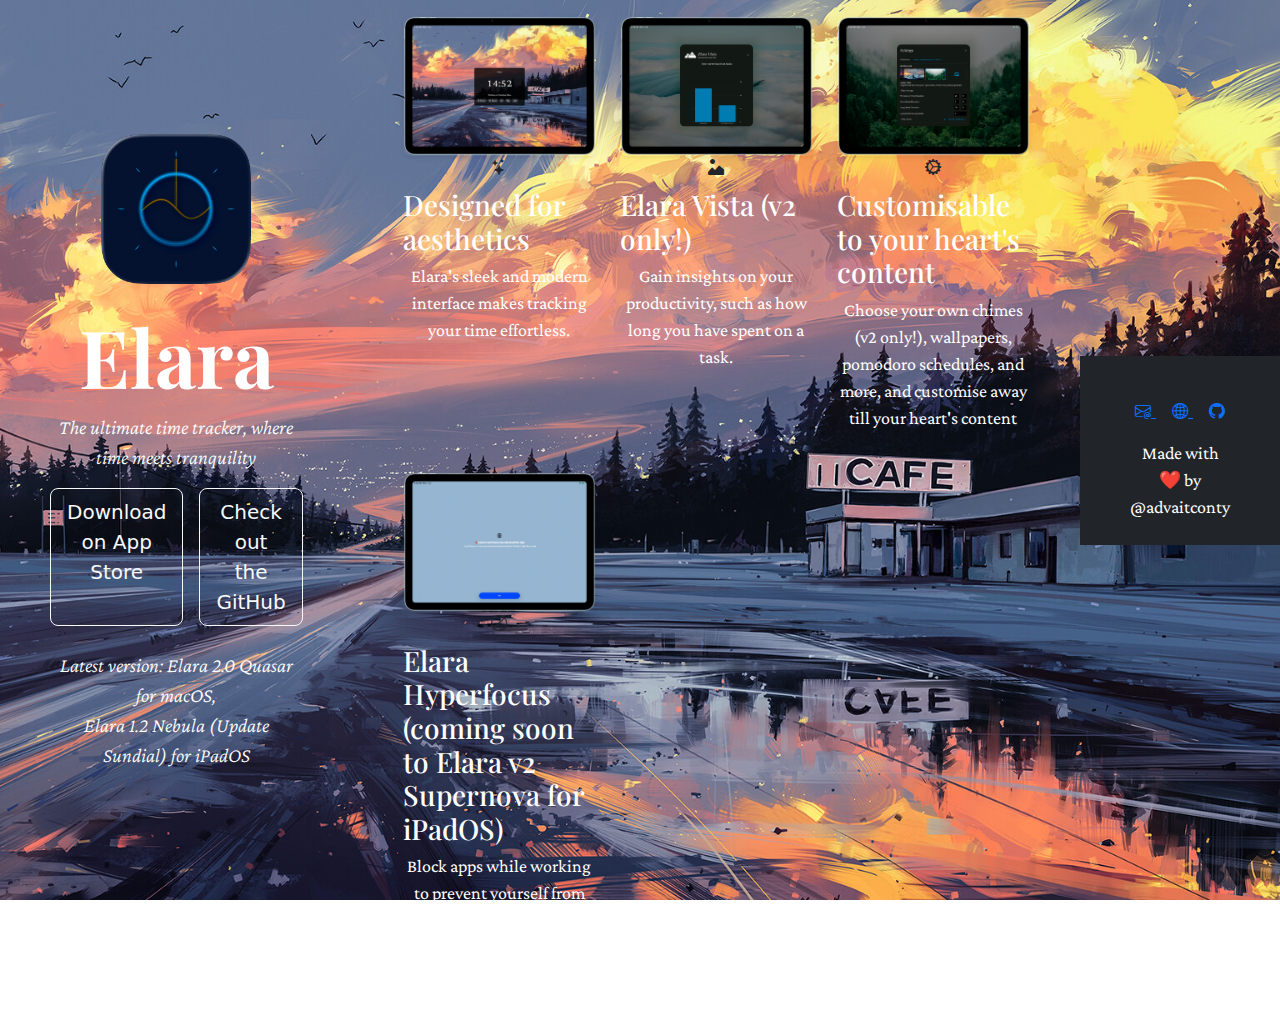
<file: Elara-Web/index.html>
<!DOCTYPE html>
<html lang="en">
<head>
    <meta charset="UTF-8">
    <meta name="viewport" content="width=device-width, initial-scale=1.0">
    <link rel="stylesheet" href="styles.css">
    <link rel="preconnect" href="https://fonts.googleapis.com">
    <link rel="preconnect" href="https://fonts.gstatic.com" crossorigin>
    <link href="https://fonts.googleapis.com/css2?family=Playfair+Display:ital,wght@0,400..900;1,400..900&display=swap" rel="stylesheet">
    <link href="https://cdn.jsdelivr.net/npm/bootstrap@5.3.3/dist/css/bootstrap.min.css" rel="stylesheet" integrity="sha384-QWTKZyjpPEjISv5WaRU9OFeRpok6YctnYmDr5pNlyT2bRjXh0JMhjY6hW+ALEwIH" crossorigin="anonymous">
    <link rel="stylesheet" href="https://cdn.jsdelivr.net/npm/bootstrap-icons@1.11.3/font/bootstrap-icons.css">
    <link href="https://fonts.googleapis.com/css2?family=Crimson+Pro:ital,wght@0,200..900;1,200..900&family=Playfair+Display:ital,wght@0,400..900;1,400..900&display=swap" rel="stylesheet">
    <title>Elara</title>
    <!-- Google tag (gtag.js) -->
<script async src="https://www.googletagmanager.com/gtag/js?id=G-86JH83Z0NK"></script>
<script>
  window.dataLayer = window.dataLayer || [];
  function gtag(){dataLayer.push(arguments);}
  gtag('js', new Date());

  gtag('config', 'G-86JH83Z0NK');
</script>
</head>
<body>
<header class="hero-section d-flex align-items-center justify-content-center text-center text-white">
  <div class="container">
    <img src="Images/Icon.png" alt="Elara App Icon" class="app-icon mb-4">
    <h1 class="display-1 fw-bold title-font">Elara</h1>
    <p class="lead fst-italic body-font">The <i>ultimate</i> time tracker, where time meets tranquility</p>
    <div class="d-flex justify-content-center gap-3 mb-4">
      <a href="https://apps.apple.com/sg/app/elara/id6745421296" class="btn btn-outline-light btn-lg body-font">Download on App Store</a>
      <a href="https://github.com/advaitconty/elara" class="btn btn-outline-light btn-lg body-font">Check out the GitHub</a>
    </div>
    <p class="lead fst-italic body-font">Latest version: Elara 2.0 Quasar for macOS,<br>Elara 1.2 Nebula (Update Sundial) for iPadOS</p>
  </div>
</header>
<section id="gallery" class="container py-5 text-center">
  <h2 class="title-font">Features</h2>
  <div class="row mt-4">
    <div class="col-md-4 mb-4">
      <img src="Images/Features/Aesthetics.png" alt="Feature 1" class="img-fluid rounded shadow-sm">
      <i class="bi bi-stars"></i><h3 class="mt-2 title-font">Designed for aesthetics</h3>
      <p class="body-font">Elara's sleek and modern interface makes tracking your time effortless.</p>
    </div>
    <div class="col-md-4 mb-4">
      <img src="Images/Features/Elara Vista.png" alt="Feature 2" class="img-fluid rounded shadow-sm">
      <i class="bi bi-image-alt"></i><h3 class="mt-2 title-font">Elara Vista (v2 only!)</h3>
      <p class="body-font">Gain insights on your productivity, such as how long you have spent on a task.</p>
    </div>
    <div class="col-md-4 mb-4 title-font">
      <img src="Images/Features/Customisability.png" alt="Feature 3" class="img-fluid rounded shadow-sm">
      <i class="bi bi-gear-wide-connected"></i><h3 class="mt-2">Customisable to your heart's content</h3>
      <p class="body-font">Choose your own chimes (v2 only!), wallpapers, pomodoro schedules, and more, and customise away till your heart's content</p>
    </div>
    <div class="col-md-4 mb-4 title-font">
      <img src="Images/Features/Elara Hyperfocus.png" alt="Feature 3" class="img-fluid rounded shadow-sm">
      <i class="bi bi-ban"></i><h3 class="mt-2">Elara Hyperfocus (coming soon to Elara v2 Supernova for iPadOS)</h3>
      <p class="body-font">Block apps while working to prevent yourself from being distracted</p>
    </div>
</section>
<footer class="bg-dark text-white">
  <div class="container text-center py-4">
    <div class="social-links-footer mb-3">
      <a href="mailto:advait@advaitconty.com" class="social-link-footer me-3" aria-label="Instagram">
        <i class="bi bi-envelope-at"></i></i>
      </a>
      <a href="https://advaitconty.com" class="social-link-footer me-3" aria-label="LinkedIn">
        <i class="bi bi-globe2"></i>
      </a>
      <a href="https://github.com/advaitconty/" class="social-link-footer" aria-label="GitHub">
        <i class="bi bi-github"></i>
      </a>
    </div>
    <p class="body-font mb-0">Made with ❤️ by @advaitconty</p>
    </div>
</footer>

</body>
</html>
</file>
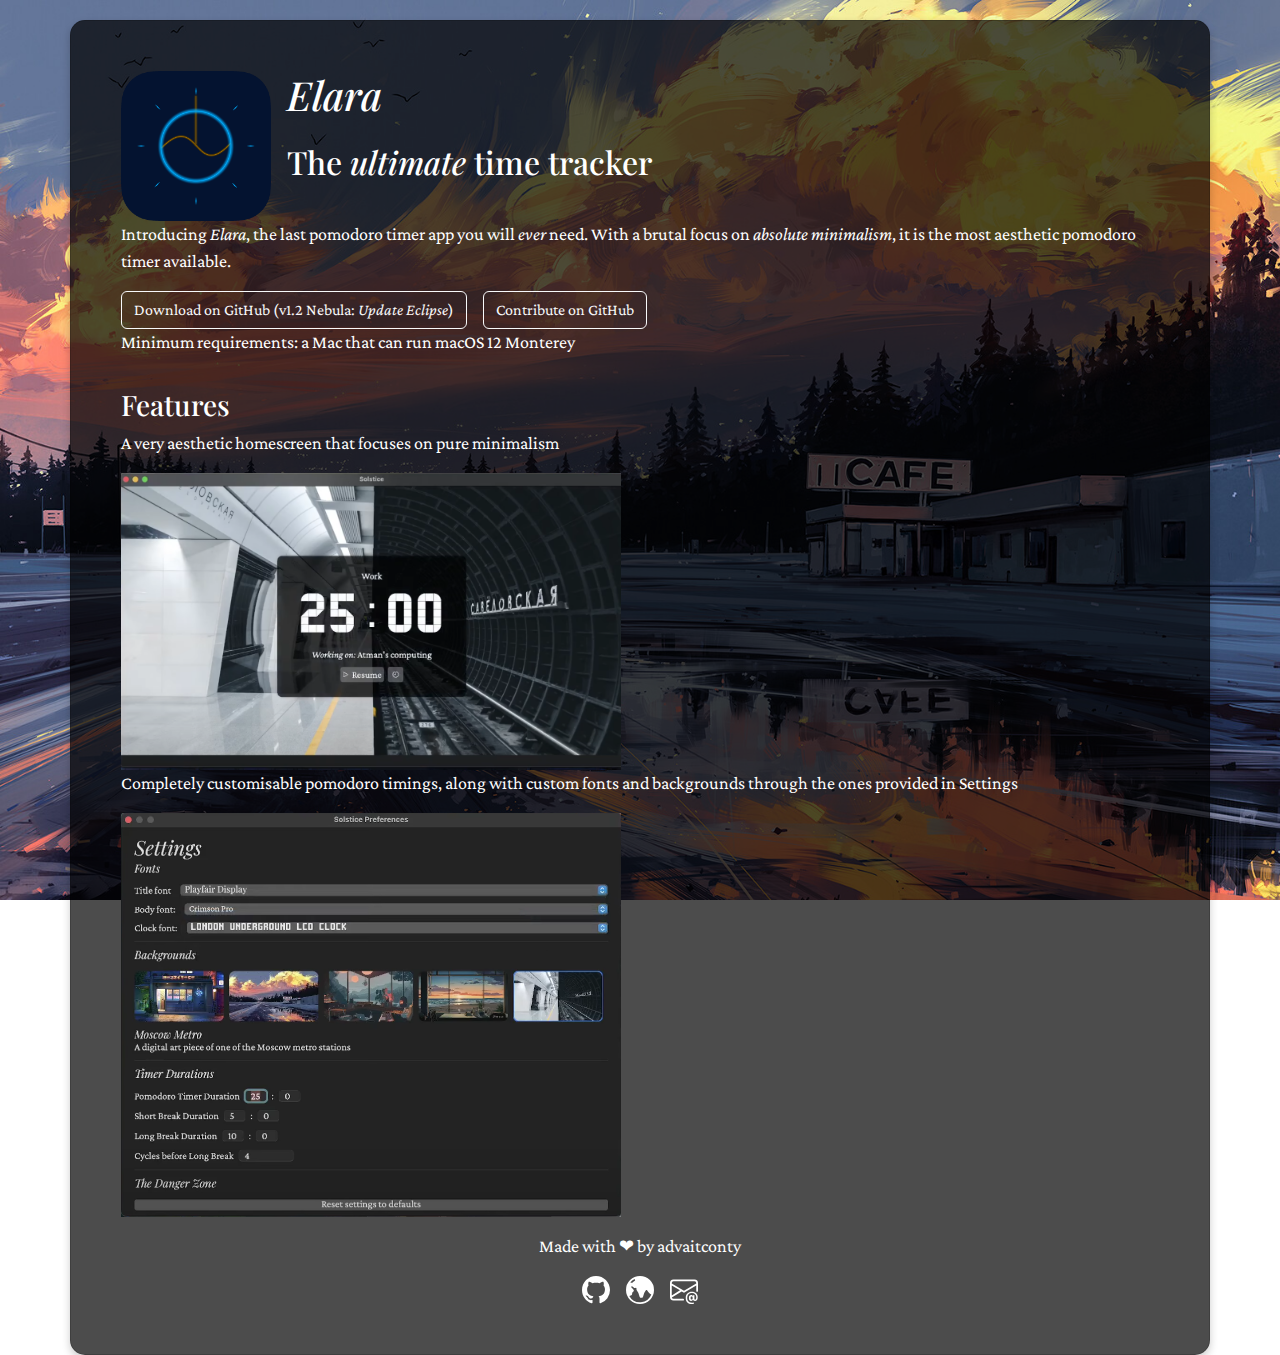
<file: Solstice-Web/index.html>
<!DOCTYPE html>
<html lang="en">
<head>
    <meta charset="UTF-8">
    <meta name="viewport" content="width=device-width, initial-scale=1.0">
    <link rel="stylesheet" href="styles.css">
    <link rel="preconnect" href="https://fonts.googleapis.com">
    <link rel="preconnect" href="https://fonts.gstatic.com" crossorigin>
    <link href="https://fonts.googleapis.com/css2?family=Playfair+Display:ital,wght@0,400..900;1,400..900&display=swap" rel="stylesheet">
    <link href="https://cdn.jsdelivr.net/npm/bootstrap@5.3.3/dist/css/bootstrap.min.css" rel="stylesheet" integrity="sha384-QWTKZyjpPEjISv5WaRU9OFeRpok6YctnYmDr5pNlyT2bRjXh0JMhjY6hW+ALEwIH" crossorigin="anonymous">
    <link href="https://fonts.googleapis.com/css2?family=Crimson+Pro:ital,wght@0,200..900;1,200..900&family=Playfair+Display:ital,wght@0,400..900;1,400..900&display=swap" rel="stylesheet">
    <title>Solstice</title>
    <!-- Google tag (gtag.js) -->
<script async src="https://www.googletagmanager.com/gtag/js?id=G-86JH83Z0NK"></script>
<script>
  window.dataLayer = window.dataLayer || [];
  function gtag(){dataLayer.push(arguments);}
  gtag('js', new Date());

  gtag('config', 'G-86JH83Z0NK');
</script>
</head>
<body>
        <div class="container card">
            <div class="hstack gap-3">
                <img class="app-icon" src="Images/Icon.png">

                <div class="vstack gap-3">
                    <h1><i>Elara</i></h1>
                    <h2>The <i>ultimate</i> time tracker</h2>
                </div>
            </div>
            
            <div class="intro">
                <p>Introducing <i>Elara</i>, the last pomodoro timer app you will <i>ever</i> need. With a brutal focus on <i>absolute minimalism</i>, it is the most aesthetic pomodoro timer available.</p>
                <div class="hstack gap-3 span">
                  <a href="https://github.com/advaitconty/Elara/releases/tag/%F0%9F%8C%8C-Nebula-v1.2-Eclipse"><button type="button" class="btn btn-outline-light">Download on GitHub (v1.2 Nebula: <i>Update Eclipse</i>) </button></a>
                  <a href="https://github.com/advaitconty/Elara"><button type="button" class="btn btn-outline-light">Contribute on GitHub</button></a>
                </div>
                <p>Minimum requirements: a Mac that can run macOS 12 Monterey</p>
            </div>
            <p></p>
            <div class="features text-start span">
                <h3>Features</h3>
                <p>A very aesthetic homescreen that focuses on pure minimalism</p>
                <img class="screenshot" src="Images/Pomodoro.png">
                
                <p>Completely customisable pomodoro timings, along with custom fonts and backgrounds through the ones provided in Settings</p>
                <img class="screenshot" src="Images/Settings-Updated.png">

                <!-- <p>A custom todo list manager built in to the app which shows the task to focus on, so you can get your work done with full concentration</p>
                <img class="screenshot" src="Images/" -->

                <!-- <p>Update logs, for the time you miss out on future updates</p>
                <img class="screenshot" -->
            </div>
            <p></p>
            <div class="footer">
                <p>Made with ❤ by advaitconty</p>
            </div>
            <div class="footer"></div>
                <div class="hstack gap-3 mx-auto">
                    <a href="https://github.com/advaitconty">
                    <svg xmlns="http://www.w3.org/2000/svg" width="28" height="28" fill="white" class="bi bi-github" viewBox="0 0 16 16">
                        <path d="M8 0C3.58 0 0 3.58 0 8c0 3.54 2.29 6.53 5.47 7.59.4.07.55-.17.55-.38 0-.19-.01-.82-.01-1.49-2.01.37-2.53-.49-2.69-.94-.09-.23-.48-.94-.82-1.13-.28-.15-.68-.52-.01-.53.63-.01 1.08.58 1.23.82.72 1.21 1.87.87 2.33.66.07-.52.28-.87.51-1.07-1.78-.2-3.64-.89-3.64-3.95 0-.87.31-1.59.82-2.15-.08-.2-.36-1.02.08-2.12 0 0 .67-.21 2.2.82.64-.18 1.32-.27 2-.27s1.36.09 2 .27c1.53-1.04 2.2-.82 2.2-.82.44 1.1.16 1.92.08 2.12.51.56.82 1.27.82 2.15 0 3.07-1.87 3.75-3.65 3.95.29.25.54.73.54 1.48 0 1.07-.01 1.93-.01 2.2 0 .21.15.46.55.38A8.01 8.01 0 0 0 16 8c0-4.42-3.58-8-8-8"/>
                      </svg>
                    </a>
                    
                    <a href="https://advaitconty.com">
                      <svg xmlns="http://www.w3.org/2000/svg" width="28" height="28" fill="white" class="bi bi-globe-central-south-asia" viewBox="0 0 16 16">
                        <path d="M8 0a8 8 0 1 0 0 16A8 8 0 0 0 8 0M4.882 1.731a.48.48 0 0 0 .14.291.487.487 0 0 1-.126.78l-.291.146a.7.7 0 0 0-.188.135l-.48.48a1 1 0 0 1-1.023.242l-.02-.007a1 1 0 0 0-.462-.04 7 7 0 0 1 2.45-2.027m-3 9.674.86-.216a1 1 0 0 0 .758-.97v-.184a1 1 0 0 1 .445-.832l.04-.026a1 1 0 0 0 .152-1.54L3.121 6.621a.414.414 0 0 1 .542-.624l1.09.818a.5.5 0 0 0 .523.047.5.5 0 0 1 .724.447v.455a.8.8 0 0 0 .131.433l.795 1.192a1 1 0 0 1 .116.238l.73 2.19a1 1 0 0 0 .949.683h.058a1 1 0 0 0 .949-.684l.73-2.189a1 1 0 0 1 .116-.238l.791-1.187A.45.45 0 0 1 11.743 8c.16 0 .306.084.392.218.557.875 1.63 2.282 2.365 2.282l.04-.001a7.003 7.003 0 0 1-12.658.905Z"/>
                      </svg>
                    </a>

                    <a href="mailto:advait@advaitconty.com">
                      <svg xmlns="http://www.w3.org/2000/svg" width="28" height="28" fill="white" class="bi bi-envelope-at" viewBox="0 0 16 16">
                        <path d="M2 2a2 2 0 0 0-2 2v8.01A2 2 0 0 0 2 14h5.5a.5.5 0 0 0 0-1H2a1 1 0 0 1-.966-.741l5.64-3.471L8 9.583l7-4.2V8.5a.5.5 0 0 0 1 0V4a2 2 0 0 0-2-2zm3.708 6.208L1 11.105V5.383zM1 4.217V4a1 1 0 0 1 1-1h12a1 1 0 0 1 1 1v.217l-7 4.2z"/>
                        <path d="M14.247 14.269c1.01 0 1.587-.857 1.587-2.025v-.21C15.834 10.43 14.64 9 12.52 9h-.035C10.42 9 9 10.36 9 12.432v.214C9 14.82 10.438 16 12.358 16h.044c.594 0 1.018-.074 1.237-.175v-.73c-.245.11-.673.18-1.18.18h-.044c-1.334 0-2.571-.788-2.571-2.655v-.157c0-1.657 1.058-2.724 2.64-2.724h.04c1.535 0 2.484 1.05 2.484 2.326v.118c0 .975-.324 1.39-.639 1.39-.232 0-.41-.148-.41-.42v-2.19h-.906v.569h-.03c-.084-.298-.368-.63-.954-.63-.778 0-1.259.555-1.259 1.4v.528c0 .892.49 1.434 1.26 1.434.471 0 .896-.227 1.014-.643h.043c.118.42.617.648 1.12.648m-2.453-1.588v-.227c0-.546.227-.791.573-.791.297 0 .572.192.572.708v.367c0 .573-.253.744-.564.744-.354 0-.581-.215-.581-.8Z"/>
                      </svg>
                    </a>
                </div>
            </div>
</div>

</body>
</html>
</file>
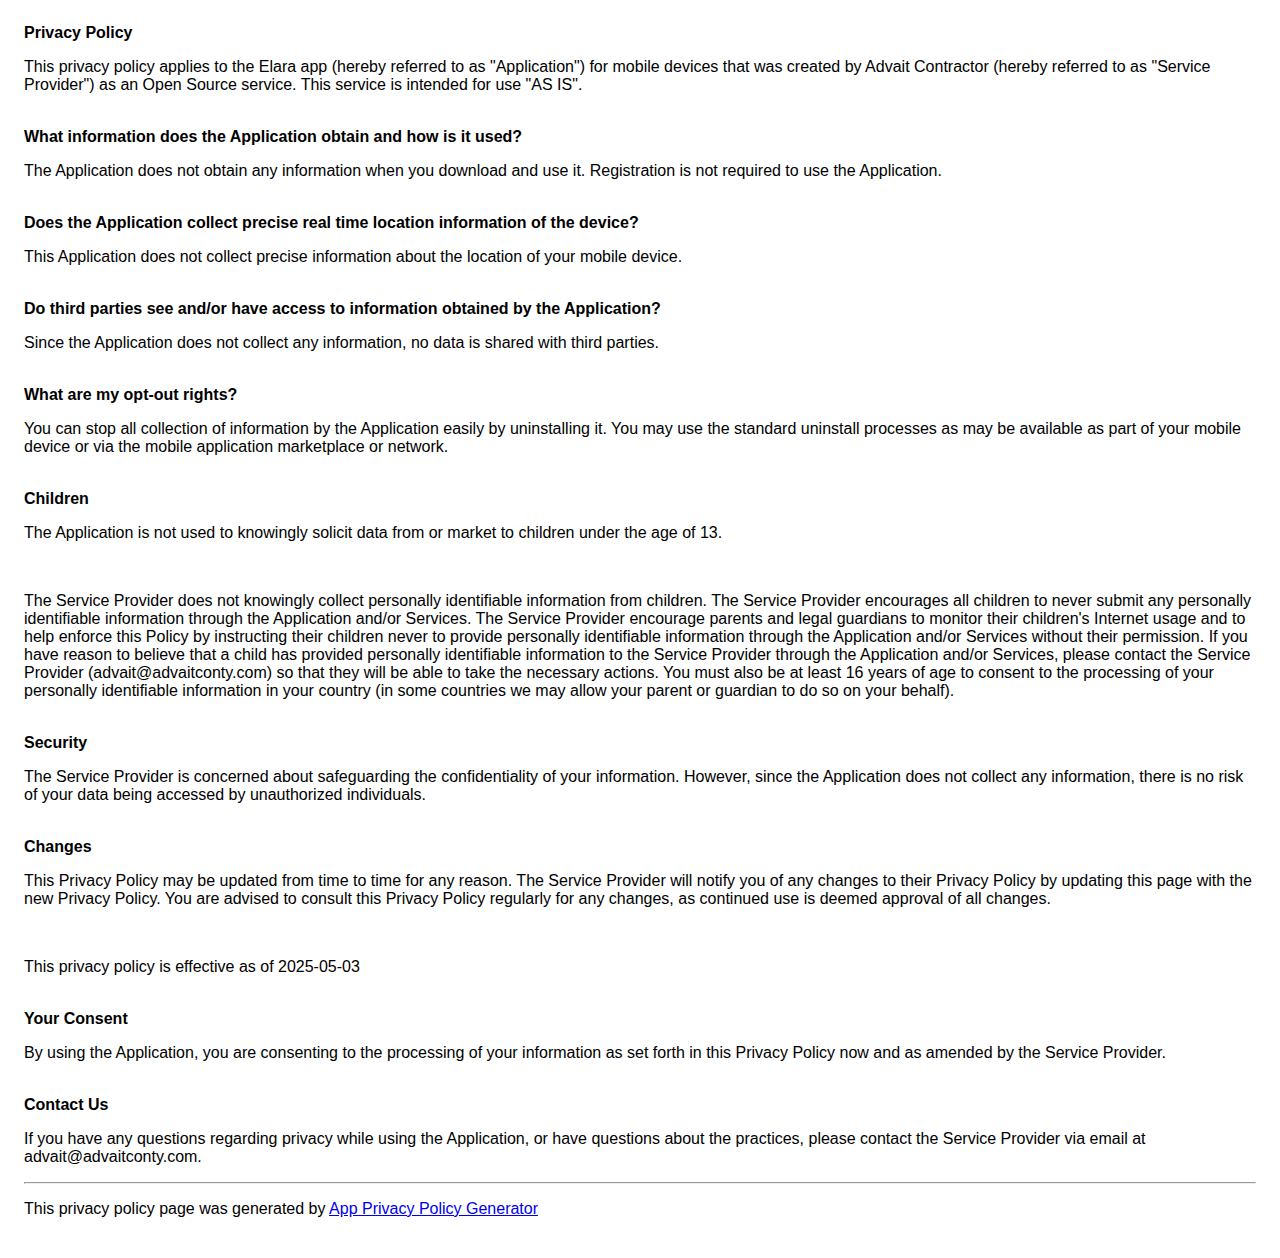
<file: Elara-Web/privacy.html>
<!DOCTYPE html>
    <html>
    <head>
      <meta charset='utf-8'>
      <meta name='viewport' content='width=device-width'>
      <title>Privacy Policy</title>
      <style> body { font-family: 'Helvetica Neue', Helvetica, Arial, sans-serif; padding:1em; } </style>
    </head>
    <body>
    <strong>Privacy Policy</strong><p>This privacy policy applies to the Elara app (hereby referred to as "Application") for mobile devices that was created by Advait Contractor (hereby referred to as "Service Provider") as an Open Source service. This service is intended for use "AS IS".</p><br><strong>What information does the Application obtain and how is it used?</strong><p>The Application does not obtain any information when you download and use it. Registration is not required to use the Application.</p><br><strong>Does the Application collect precise real time location information of the device?</strong><p>This Application does not collect precise information about the location of your mobile device.</p><br><strong>Do third parties see and/or have access to information obtained by the Application?</strong><p>Since the Application does not collect any information, no data is shared with third parties.</p><br><strong>What are my opt-out rights?</strong><p>You can stop all collection of information by the Application easily by uninstalling it. You may use the standard uninstall processes as may be available as part of your mobile device or via the mobile application marketplace or network.</p><br><strong>Children</strong><p>The Application is not used to knowingly solicit data from or market to children under the age of 13.</p><br><p>The Service Provider does not knowingly collect personally
identifiable information from children. The Service Provider 
encourages all children to never submit any personally
identifiable information through the Application and/or Services.
The Service Provider encourage parents and legal guardians to monitor 
their children's Internet usage and to help enforce this Policy by instructing 
their children never to provide personally identifiable information through the Application and/or Services without their permission. If you have reason to believe that a child 
has provided personally identifiable information to the Service Provider through the Application and/or Services, 
please contact the Service Provider (advait@advaitconty.com) so that they will be able to take the necessary actions. 
You must also be at least 16 years of age to consent to the processing 
of your personally identifiable information in your country (in some countries we may allow your parent 
or guardian to do so on your behalf).</p><br><strong>Security</strong><p>The Service Provider is concerned about safeguarding the confidentiality of your information. However, since the Application does not collect any information, there is no risk of your data being accessed by unauthorized individuals.</p><br><strong>Changes</strong><p>This Privacy Policy may be updated from time to time for any reason. The Service Provider will notify you of any changes to their Privacy Policy by updating this page with the new Privacy Policy. You are advised to consult this Privacy Policy regularly for any changes, as continued use is deemed approval of all changes.</p><br><p>This privacy policy is effective as of 2025-05-03</p><br><strong>Your Consent</strong><p>By using the Application, you are consenting to the processing of your information as set forth in this Privacy Policy now and as amended by the Service Provider.</p><br><strong>Contact Us</strong><p>If you have any questions regarding privacy while using the Application, or have questions about the practices, please contact the Service Provider via email at advait@advaitconty.com.</p><hr><p>This privacy policy page was generated by <a href="https://app-privacy-policy-generator.nisrulz.com/" target="_blank" rel="noopener noreferrer">App Privacy Policy Generator</a></p>
    </body>
    </html>
</file>
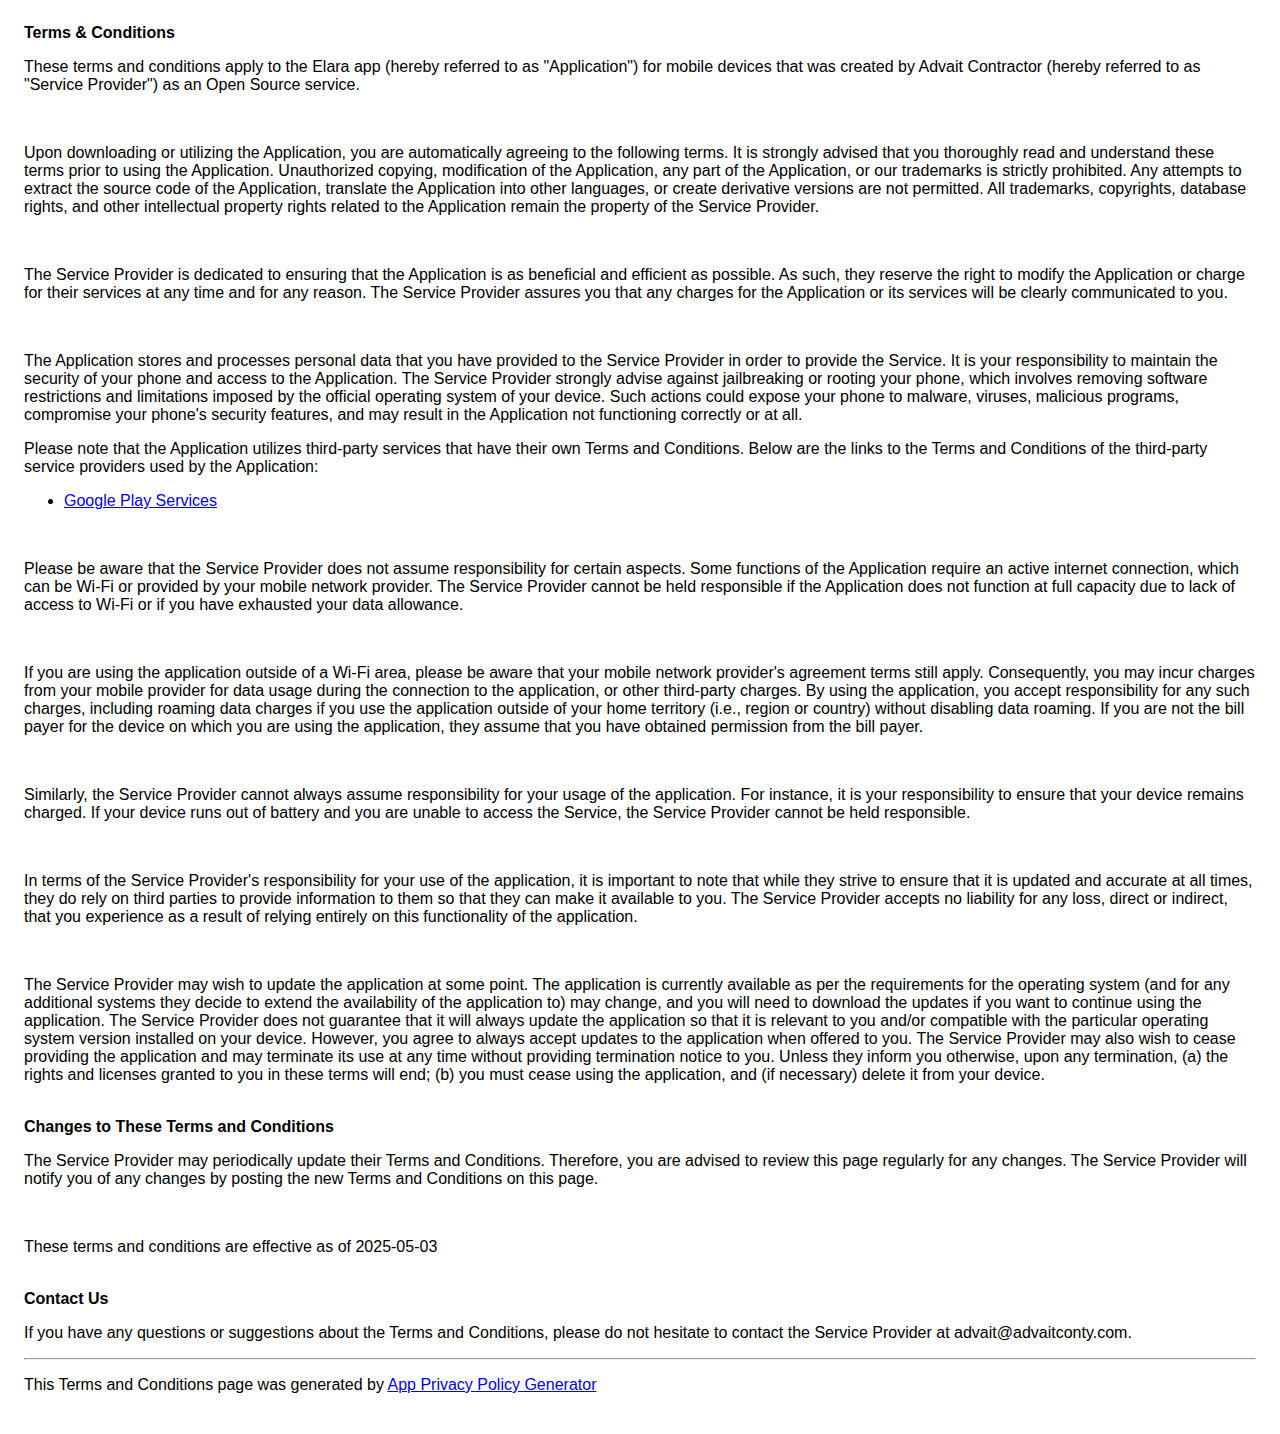
<file: Elara-Web/tos.html>
<!DOCTYPE html>
    <html>
    <head>
      <meta charset='utf-8'>
      <meta name='viewport' content='width=device-width'>
      <title>Terms &amp; Conditions</title>
      <style> body { font-family: 'Helvetica Neue', Helvetica, Arial, sans-serif; padding:1em; } </style>
    </head>
    <body>
    <strong>Terms &amp; Conditions</strong><br><p>These terms and conditions apply to the Elara app (hereby referred to as "Application") for mobile devices that was created by Advait Contractor (hereby referred to as "Service Provider") as an Open Source service.</p><br><p>Upon downloading or utilizing the Application, you are automatically agreeing to the following terms. It is strongly advised that you thoroughly read and understand these terms prior to using the Application. Unauthorized copying, modification of the Application, any part of the Application, or our trademarks is strictly prohibited. Any attempts to extract the source code of the Application, translate the Application into other languages, or create derivative versions are not permitted. All trademarks, copyrights, database rights, and other intellectual property rights related to the Application remain the property of the Service Provider.</p><br><p>The Service Provider is dedicated to ensuring that the Application is as beneficial and efficient as possible. As such, they reserve the right to modify the Application or charge for their services at any time and for any reason. The Service Provider assures you that any charges for the Application or its services will be clearly communicated to you.</p><br><p>The Application stores and processes personal data that you have provided to the Service Provider in order to provide the Service. It is your responsibility to maintain the security of your phone and access to the Application. The Service Provider strongly advise against jailbreaking or rooting your phone, which involves removing software restrictions and limitations imposed by the official operating system of your device. Such actions could expose your phone to malware, viruses, malicious programs, compromise your phone's security features, and may result in the Application not functioning correctly or at all.</p><div><p>Please note that the Application utilizes third-party services that have their own Terms and Conditions. Below are the links to the Terms and Conditions of the third-party service providers used by the Application:</p><ul><li><a href="https://policies.google.com/terms" target="_blank" rel="noopener noreferrer">Google Play Services</a></li><!----><!----><!----><!----><!----><!----><!----><!----><!----><!----><!----><!----><!----><!----><!----><!----><!----><!----><!----><!----><!----><!----><!----><!----><!----><!----><!----><!----><!----><!----><!----></ul></div><br><p>Please be aware that the Service Provider does not assume responsibility for certain aspects. Some functions of the Application require an active internet connection, which can be Wi-Fi or provided by your mobile network provider. The Service Provider cannot be held responsible if the Application does not function at full capacity due to lack of access to Wi-Fi or if you have exhausted your data allowance.</p><br><p>If you are using the application outside of a Wi-Fi area, please be aware that your mobile network provider's agreement terms still apply. Consequently, you may incur charges from your mobile provider for data usage during the connection to the application, or other third-party charges. By using the application, you accept responsibility for any such charges, including roaming data charges if you use the application outside of your home territory (i.e., region or country) without disabling data roaming. If you are not the bill payer for the device on which you are using the application, they assume that you have obtained permission from the bill payer.</p><br><p>Similarly, the Service Provider cannot always assume responsibility for your usage of the application. For instance, it is your responsibility to ensure that your device remains charged. If your device runs out of battery and you are unable to access the Service, the Service Provider cannot be held responsible.</p><br><p>In terms of the Service Provider's responsibility for your use of the application, it is important to note that while they strive to ensure that it is updated and accurate at all times, they do rely on third parties to provide information to them so that they can make it available to you. The Service Provider accepts no liability for any loss, direct or indirect, that you experience as a result of relying entirely on this functionality of the application.</p><br><p>The Service Provider may wish to update the application at some point. The application is currently available as per the requirements for the operating system (and for any additional systems they decide to extend the availability of the application to) may change, and you will need to download the updates if you want to continue using the application. The Service Provider does not guarantee that it will always update the application so that it is relevant to you and/or compatible with the particular operating system version installed on your device. However, you agree to always accept updates to the application when offered to you. The Service Provider may also wish to cease providing the application and may terminate its use at any time without providing termination notice to you. Unless they inform you otherwise, upon any termination, (a) the rights and licenses granted to you in these terms will end; (b) you must cease using the application, and (if necessary) delete it from your device.</p><br><strong>Changes to These Terms and Conditions</strong><p>The Service Provider may periodically update their Terms and Conditions. Therefore, you are advised to review this page regularly for any changes. The Service Provider will notify you of any changes by posting the new Terms and Conditions on this page.</p><br><p>These terms and conditions are effective as of 2025-05-03</p><br><strong>Contact Us</strong><p>If you have any questions or suggestions about the Terms and Conditions, please do not hesitate to contact the Service Provider at advait@advaitconty.com.</p><hr><p>This Terms and Conditions page was generated by <a href="https://app-privacy-policy-generator.nisrulz.com/" target="_blank" rel="noopener noreferrer">App Privacy Policy Generator</a></p>
    </body>
    </html>
</file>
<file: Elara-Web/styles.css>
h1, h2, h3 {
    font-family: "Playfair Display", serif;
    font-optical-sizing: auto;
    font-weight: 400;
    font-style: normal;
    color: white !important;
    text-align: left !important;
}
  
.app-icon {
    width: 150px;
    height: 150px;
}

body, html {
    height: 100%;
    margin: 0;
    display: flex;
    justify-content: center;
    align-items: center;
    background-image: url("Images/alena-aenami-horizon-1k.jpg");
    background-size: cover;
    background-attachment: fixed;
    background-position: center;
}

.intro {
    font-family: "Crimson Pro", serif;
    font-optical-sizing: auto;
    font-size: large;
    font-weight: 400;
    font-style: normal;
    color: white !important;
}

.container {
    padding: 50px !important;
    display: flex;
    flex-direction: column;
    align-items: center;
    justify-content: center;
    width: 100%;
    overflow: auto; /* Ensures content is scrollable */
}

.features {
    color: white !important;
    text-align: left !important;
}

p {
    font-family: "Crimson Pro", sans-serif;
    font-size: large;
    color: white !important;
}

.card {
    max-width: 75%;
    margin: auto;
    background-color: rgba(0, 0, 0, 0.7) !important; 
    border-color: white;
    border-width: 3px;
    border-style: solid;
    padding: 20px;
    box-shadow: 0 4px 8px rgba(0, 0, 0, 0.2) !important;
    border-radius: 15px !important;
    color: white;
}

.screenshot {
    width: 500px;
}

.span {
    width: 100%;
}

@media (max-width: 768px) {
    .container {
        margin-top: 10px; /* Smaller margin for smaller screens */
    }
}

@media (min-width: 769px) {
    .container {
        margin-top: 20px;
    }
}
</file>
<file: Solstice-Web/styles.css>
h1, h2, h3 {
    font-family: "Playfair Display", serif;
    font-optical-sizing: auto;
    font-weight: 400;
    font-style: normal;
    color: white !important;
    text-align: left !important;
}
  
.app-icon {
    width: 150px;
    height: 150px;
}

body, html {
    height: 100%;
    margin: 0;
    display: flex;
    justify-content: center;
    align-items: center;
    background-image: url("Images/alena-aenami-horizon-1k.jpg");
    background-size: cover;
    background-attachment: fixed;
    background-position: center;
}

.intro {
    font-family: "Crimson Pro", serif;
    font-optical-sizing: auto;
    font-size: large;
    font-weight: 400;
    font-style: normal;
    color: white !important;
}

.container {
    padding: 50px !important;
    display: flex;
    flex-direction: column;
    align-items: center;
    justify-content: center;
    width: 100%;
    overflow: auto; /* Ensures content is scrollable */
}

.features {
    color: white !important;
    text-align: left !important;
}

p {
    font-family: "Crimson Pro", sans-serif;
    font-size: large;
    color: white !important;
}

.card {
    max-width: 75%;
    margin: auto;
    background-color: rgba(0, 0, 0, 0.7) !important; 
    border-color: white;
    border-width: 3px;
    border-style: solid;
    padding: 20px;
    box-shadow: 0 4px 8px rgba(0, 0, 0, 0.2) !important;
    border-radius: 15px !important;
    color: white;
}

.screenshot {
    width: 500px;
}

.span {
    width: 100%;
}

@media (max-width: 768px) {
    .container {
        margin-top: 10px; /* Smaller margin for smaller screens */
    }
}

@media (min-width: 769px) {
    .container {
        margin-top: 20px;
    }
}
</file>
